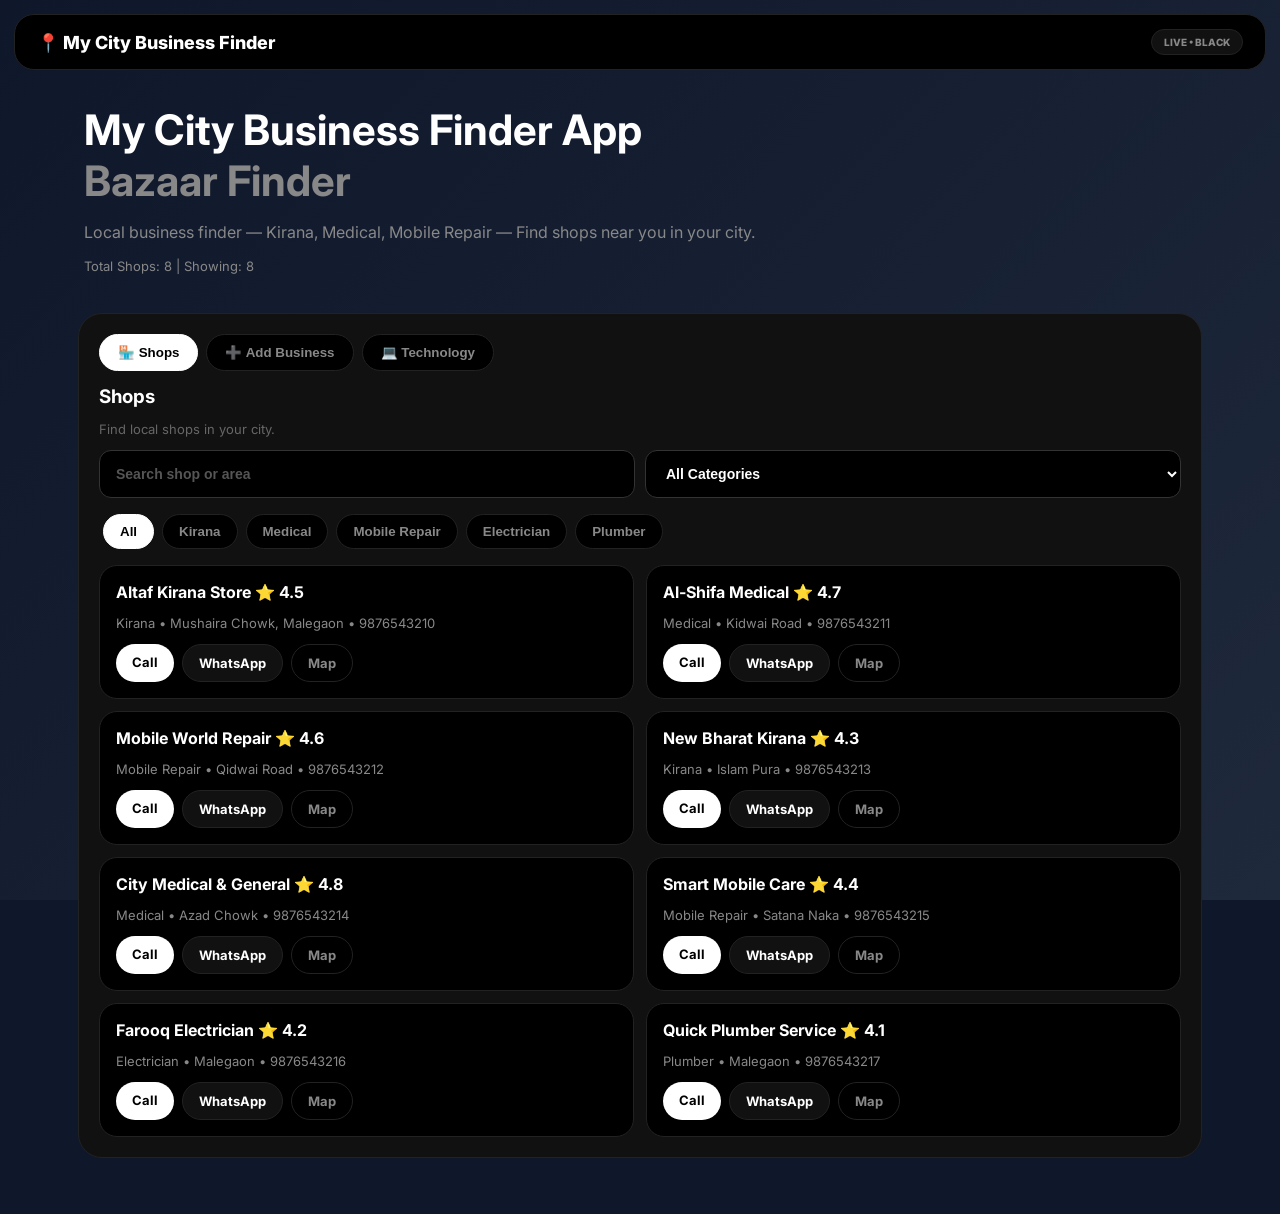
<file: index.html>
<!DOCTYPE html>
<html lang="en">
<head><style>
@font-face {
  font-family: "Optimistic";
  font-style: normal;
  font-weight: 400 600;
  font-display: swap;
  src: url("/fonts/OptimisticAI_VF_Optimized.woff2") format("woff2");
}
@font-face {
  font-family: "Optimistic Mono";
  font-style: normal;
  font-weight: 400;
  font-display: swap;
  src: url("/fonts/OptimisticMono_W_TextRegular.woff2") format("woff2");
}
:where(html) {
  font-family: "Optimistic", system-ui, sans-serif;
}
:where(code, pre, kbd, samp) {
  font-family: "Optimistic Mono", ui-monospace, monospace;
}
</style>
<meta charset="utf-8"><meta name="viewport" content="width=device-width,initial-scale=1">
<title>My City Business Finder App — Local Business Finder</title>
<style>
@import url('https://fonts.googleapis.com/css2?family=Inter:wght@400;600;800&display=swap');
*{box-sizing:border-box}
body{margin:0;font-family:Inter,system-ui;background:#0F172A;min-height:100vh;color:#fff}
.bg{position:fixed;inset:0;z-index:0;background:linear-gradient(135deg,#0F172A 0%,#1E293B 100%)}
.nav{position:relative;z-index:10;display:flex;justify-content:space-between;align-items:center;padding:14px 22px;margin:14px;border-radius:20px;background:#000;border:1px solid #222}
.logo{font-weight:800;font-size:18px;color:#fff}.logo span{color:#fff}
.badge{font-size:10px;padding:6px 12px;border-radius:999px;background:#111;border:1px solid #222;font-weight:800;color:#888}
.hero{position:relative;z-index:10;max-width:1160px;margin:0 auto;padding:10px 24px}
.hero h1{font-size:42px;margin:10px 0;color:#fff}.hero h1 span{color:#888}
.hero p{color:#888}
.wrap{position:relative;z-index:10;max-width:1160px;margin:0 auto;padding:0 18px 40px}
.glass{background:#111;border:1px solid #222;border-radius:24px;padding:20px;margin:16px 0}
.tabs{display:flex;gap:8px;flex-wrap:wrap}
.tab{border:1px solid #222;background:#000;padding:10px 18px;border-radius:999px;cursor:pointer;font-weight:700;color:#888}
.tab.active{background:#fff;color:#000;border-color:#fff}
.controls{display:flex;gap:10px;flex-wrap:wrap;margin:12px 0}
input,select{padding:14px 16px;border:1px solid #333;border-radius:12px;background:#000;color:#fff;font-size:14px;font-weight:600;flex:1;min-width:160px;outline:none}
.input-label{font-size:11px;font-weight:800;color:#fff;margin-bottom:6px;display:block}
input::placeholder{color:#555}
.chip{padding:9px 16px;border-radius:999px;background:#000;border:1px solid #222;margin:4px;cursor:pointer;font-weight:700;color:#888}
.chip.on{background:#fff;color:#000;border-color:#fff}
.grid{display:grid;grid-template-columns:1fr 1fr;gap:12px}
.shop{background:#000;border:1px solid #222;border-radius:18px;padding:16px}
.shop b{color:#fff}.shop p{color:#888;font-size:13px}
.btn{padding:10px 16px;border-radius:999px;font-weight:700;font-size:13px;border:0;cursor:pointer;text-decoration:none;display:inline-block}
.btn.call{background:#fff;color:#000}.btn.wa{background:#111;color:#fff;border:1px solid #222}.btn.map{background:#000;color:#888;border:1px solid #222}
.small{color:#666;font-size:13px}
.toast{position:fixed;bottom:20px;left:50%;transform:translateX(-50%);background:#fff;color:#000;padding:12px 22px;border-radius:999px;font-weight:700;display:none;z-index:99}
@media(max-width:700px){.grid{grid-template-columns:1fr}.hero h1{font-size:32px}}
</style>
</head>
<body>
<div class="bg"></div>
<div class="nav"><div class="logo">📍 My City <span>Business Finder</span></div><div class="badge">LIVE • BLACK</div></div>
<div class="hero"><h1>My City Business Finder App<br><span>Bazaar Finder</span></h1><p>Local business finder — Kirana, Medical, Mobile Repair — Find shops near you in your city.</p><p class="small" id="totalCount" style="color:#888">Total Shops: 8</p></div>
<div class="wrap">
<div class="glass">
<div class="tabs"><button class="tab active" id="tabShops" type="button">🏪 Shops</button><button class="tab" id="tabBusiness" type="button">➕ Add Business</button><button class="tab" id="tabTech" type="button">💻 Technology</button></div>
<div id="panel-shops" style="margin-top:14px">
<h3 style="margin:0;color:#fff">Shops</h3><p class="small">Find local shops in your city.</p>
<div class="controls"><input id="searchInput" placeholder="Search shop or area"><select id="catSelect"><option value="All">All Categories</option><option>Kirana</option><option>Medical</option><option>Mobile Repair</option><option>Electrician</option><option>Plumber</option></select></div>
<div id="chipBox"><button class="chip on" data-cat="All" type="button">All</button><button class="chip" data-cat="Kirana" type="button">Kirana</button><button class="chip" data-cat="Medical" type="button">Medical</button><button class="chip" data-cat="Mobile Repair" type="button">Mobile Repair</button><button class="chip" data-cat="Electrician" type="button">Electrician</button><button class="chip" data-cat="Plumber" type="button">Plumber</button></div>
<div class="grid" id="shopList" style="margin-top:12px"></div>
</div>
<div id="panel-business" style="display:none;margin-top:14px">
<h3 style="margin:0;color:#fff">Add Business</h3><p class="small">Add your business to My City Business Finder App directory.</p>
<div style="display:grid;grid-template-columns:1fr 1fr;gap:14px;margin-top:14px">
<div><label class="input-label">BUSINESS NAME *</label><input id="bName" placeholder="e.g. Altaf Kirana Store" style="width:100%"></div>
<div><label class="input-label">CATEGORY *</label><select id="bCat" style="width:100%"><option value="">Select Category</option><option>Kirana</option><option>Medical</option><option>Mobile Repair</option><option>Electrician</option><option>Plumber</option><option>Tailor</option><option>Restaurants</option></select></div>
<div><label class="input-label">PHONE NUMBER *</label><input id="bPhone" placeholder="e.g. 9876543210" style="width:100%"></div>
<div><label class="input-label">AREA / LOCATION *</label><input id="bArea" placeholder="e.g. Mushaira Chowk, Malegaon" style="width:100%"></div>
</div>
<div class="controls" style="margin-top:18px"><button class="btn call" id="addBtn" type="button" style="padding:13px 26px">➕ Add Business</button><span id="addMsg" style="font-size:13px;font-weight:700;margin-left:10px;color:#fff"></span></div>
</div>
<div id="panel-tech" style="display:none;margin-top:14px"><h3 style="margin:0;color:#fff">About</h3><p class="small">My City Business Finder App — Built with HTML, CSS, JavaScript — Black Premium UI, and local data.</p></div>
</div>
</div>
<div class="toast" id="toast">Done</div>
<script>
(function(){
var shops=[
{name:"Altaf Kirana Store",cat:"Kirana",area:"Mushaira Chowk, Malegaon",phone:"9876543210",rating:"4.5"},
{name:"Al-Shifa Medical",cat:"Medical",area:"Kidwai Road",phone:"9876543211",rating:"4.7"},
{name:"Mobile World Repair",cat:"Mobile Repair",area:"Qidwai Road",phone:"9876543212",rating:"4.6"},
{name:"New Bharat Kirana",cat:"Kirana",area:"Islam Pura",phone:"9876543213",rating:"4.3"},
{name:"City Medical & General",cat:"Medical",area:"Azad Chowk",phone:"9876543214",rating:"4.8"},
{name:"Smart Mobile Care",cat:"Mobile Repair",area:"Satana Naka",phone:"9876543215",rating:"4.4"},
{name:"Farooq Electrician",cat:"Electrician",area:"Malegaon",phone:"9876543216",rating:"4.2"},
{name:"Quick Plumber Service",cat:"Plumber",area:"Malegaon",phone:"9876543217",rating:"4.1"}
];
var curCat="All";
function toast(m){var t=document.getElementById("toast");t.textContent=m;t.style.display="block";setTimeout(function(){t.style.display="none"},2500)}
function render(){
 var q=document.getElementById("searchInput").value.toLowerCase();
 var sel=document.getElementById("catSelect").value;
 var list=document.getElementById("shopList");
 var f=shops.filter(function(s){return (!q||s.name.toLowerCase().indexOf(q)!==-1||s.area.toLowerCase().indexOf(q)!==-1)&&(curCat==="All"||s.cat===curCat)&&(sel==="All"||s.cat===sel);});
 document.getElementById("totalCount").textContent="Total Shops: "+shops.length+" | Showing: "+f.length;
 if(!f.length){list.innerHTML="<p class='small'>No shops found.</p>";return;}
 list.innerHTML=f.map(function(s){return '<div class="shop"><b>'+s.name+' ⭐ '+s.rating+'</b><p>'+s.cat+' • '+s.area+' • '+s.phone+'</p><div style="display:flex;gap:8px;flex-wrap:wrap;margin-top:10px"><a class="btn call" href="tel:'+s.phone+'">Call</a><a class="btn wa" href="https://wa.me/91'+s.phone+'" target="_blank">WhatsApp</a><a class="btn map" href="https://www.google.com/maps/search/'+encodeURIComponent(s.name+' '+s.area)+'" target="_blank">Map</a></div></div>'}).join('');
}
function switchTab(t){
 document.getElementById("tabShops").classList.toggle("active",t==="shops");
 document.getElementById("tabBusiness").classList.toggle("active",t==="business");
 document.getElementById("tabTech").classList.toggle("active",t==="tech");
 document.getElementById("panel-shops").style.display=t==="shops"?"block":"none";
 document.getElementById("panel-business").style.display=t==="business"?"block":"none";
 document.getElementById("panel-tech").style.display=t==="tech"?"block":"none";
}
document.getElementById("tabShops").addEventListener("click",function(){switchTab("shops")});
document.getElementById("tabBusiness").addEventListener("click",function(){switchTab("business")});
document.getElementById("tabTech").addEventListener("click",function(){switchTab("tech")});
document.getElementById("searchInput").addEventListener("input",render);
document.getElementById("catSelect").addEventListener("change",function(){curCat=this.value;document.querySelectorAll("#chipBox .chip").forEach(function(c){c.classList.toggle("on",c.getAttribute("data-cat")===curCat)});render();});
document.querySelectorAll("#chipBox .chip").forEach(function(ch){ch.addEventListener("click",function(){curCat=ch.getAttribute("data-cat");document.getElementById("catSelect").value=curCat;document.querySelectorAll("#chipBox .chip").forEach(function(c){c.classList.remove("on")});ch.classList.add("on");render();})});
document.getElementById("addBtn").addEventListener("click",function(){
 var name=document.getElementById("bName").value.trim();
 var cat=document.getElementById("bCat").value.trim();
 var phone=document.getElementById("bPhone").value.trim()||"9876543210";
 var area=document.getElementById("bArea").value.trim()||"Malegaon";
 if(!name||!cat){document.getElementById("addMsg").textContent="Enter Name & Category";toast("Enter Name & Category");return;}
 shops.unshift({name:name,cat:cat,area:area,phone:phone,rating:"5.0"});
 document.getElementById("bName").value="";document.getElementById("bCat").value="";document.getElementById("bPhone").value="";document.getElementById("bArea").value="";
 document.getElementById("addMsg").textContent="Added: "+name;render();toast("Shop Added: "+name);setTimeout(function(){switchTab("shops")},700);
});
render();
})();
</script>
<script>(function(){var loc=location.href.replace(/#.*$/,"");var ATTR_NAMES=["data-product-id","data-productid","data-product_id","product-id","productid","product_id","data-source-entity-id","source-entity-id","source_entity_id","data-product","data-metadata","data-meta"];var DATASET_KEYS=["productId","productid","product_id","sourceEntityId","sourceentityid","source_entity_id","product","metadata","meta"];function readProductId(value){if(typeof value!=="string"||value.length===0)return null;if(/^[0-9]{6,}$/.test(value))return value;var match=value.match(/(?:product(?:_|-)?id|source(?:_|-)?entity(?:_|-)?id)["'=:\s]+([0-9]{6,})/i);return match?match[1]:null}function extractProductId(start){for(var node=start;node&&node!==document.body;node=node.parentElement){for(var i=0;i<ATTR_NAMES.length;i++){var attrValue=node.getAttribute&&node.getAttribute(ATTR_NAMES[i]);var attrProductId=readProductId(attrValue);if(attrProductId)return attrProductId}var dataset=node.dataset||null;if(dataset){for(var j=0;j<DATASET_KEYS.length;j++){var dataValue=dataset[DATASET_KEYS[j]];var dataProductId=readProductId(dataValue);if(dataProductId)return dataProductId}}}return null}function isInlineMediaSlotElement(node){return !!(node&&node.getAttribute&&node.getAttribute("data-clippy-inline-media-slot")!==null)}function findInlineMediaSlot(start){for(var node=start;node&&node!==document.body;node=node.parentElement){if(isInlineMediaSlotElement(node))return node}return null}function readInlineMediaUrl(node){if(!node)return null;return node.getAttribute&&((node.getAttribute("data-clippy-inline-media-url")||node.getAttribute("data-url")||node.getAttribute("data_url")))||node.href||null}function stripHash(url){return String(url).replace(/#.*$/,"")}function urlsMatch(a,b){if(!a||!b)return false;try{return stripHash(new URL(a,loc).href)===stripHash(new URL(b,loc).href)}catch(_){return stripHash(a)===stripHash(b)}}function isFirstPartyReelUrl(value){try{var url=new URL(value,loc);if(url.protocol!=="https:")return false;var host=url.hostname.toLowerCase();var supported=host==="instagram.com"||host.endsWith(".instagram.com")||host==="facebook.com"||host.endsWith(".facebook.com");return supported&&/\/reels?\//i.test(url.pathname)}catch(_){return false}}function isInlineMediaUrlClick(node,href){var slot=findInlineMediaSlot(node);if(!slot)return false;var slotUrl=readInlineMediaUrl(slot);if(slotUrl)return urlsMatch(href,slotUrl);return isFirstPartyReelUrl(href)}function findDataHref(start){for(var node=start;node&&node!==document.body;node=node.parentElement){if(node.getAttribute){var href=node.getAttribute("data-href")||node.getAttribute("data-url");if(href)return{href:href,node:node}}}return null}var nativeOpen=window.open;window.open=function(url){if(parent!==window&&typeof url==="string"&&/^https?:\/\//.test(url)){parent.postMessage({type:"ecto:usercontent-link-click",href:url},"*");return null}return nativeOpen?nativeOpen.apply(window,arguments):null};document.addEventListener("click",function(e){var target=e.target instanceof Element?e.target:null;if(!target)return;if(parent===window)return;var a=target.closest?target.closest("a[href]"):null;if(a&&a.href&&/^https?:\/\//.test(a.href)&&a.href.replace(/#.*$/,"")!==loc){if(isInlineMediaUrlClick(a,a.href))return;var productId=extractProductId(target)||extractProductId(a);if(productId){e.preventDefault();parent.postMessage({type:"ecto-artifact-link-click",productId:productId},"*");return}e.preventDefault();parent.postMessage({type:"ecto:usercontent-link-click",href:a.href},"*");return}var dataHref=findDataHref(target);if(dataHref&&/^https?:\/\//.test(dataHref.href)&&dataHref.href.replace(/#.*$/,"")!==loc){if(isInlineMediaUrlClick(dataHref.node,dataHref.href))return;e.preventDefault();parent.postMessage({type:"ecto:usercontent-link-click",href:dataHref.href},"*")}},true)})();</script><script>(function(){var FOCUS_TYPE="ecto:artifact-focus-request";var CLOSE_TYPE="ecto:artifact-close-request";function focusArtifactDocument(){var body=document.body;if(!body)return;try{window.focus();}catch(e){}if(!body.hasAttribute("tabindex"))body.setAttribute("tabindex","-1");try{body.focus({preventScroll:true});}catch(e){try{body.focus();}catch(e2){}}}window.addEventListener("message",function(event){if(event.source!==window.parent)return;var data=event.data;if(!data||typeof data!=="object"||data.type!==FOCUS_TYPE)return;if(document.readyState==="loading"){document.addEventListener("DOMContentLoaded",focusArtifactDocument,{once:true});return;}focusArtifactDocument();});window.addEventListener("keydown",function(event){if(event.key!=="Escape")return;window.setTimeout(function(){if(event.defaultPrevented)return;window.parent.postMessage({type:CLOSE_TYPE},"*");},0);});})();</script></body>
</html>
</file>
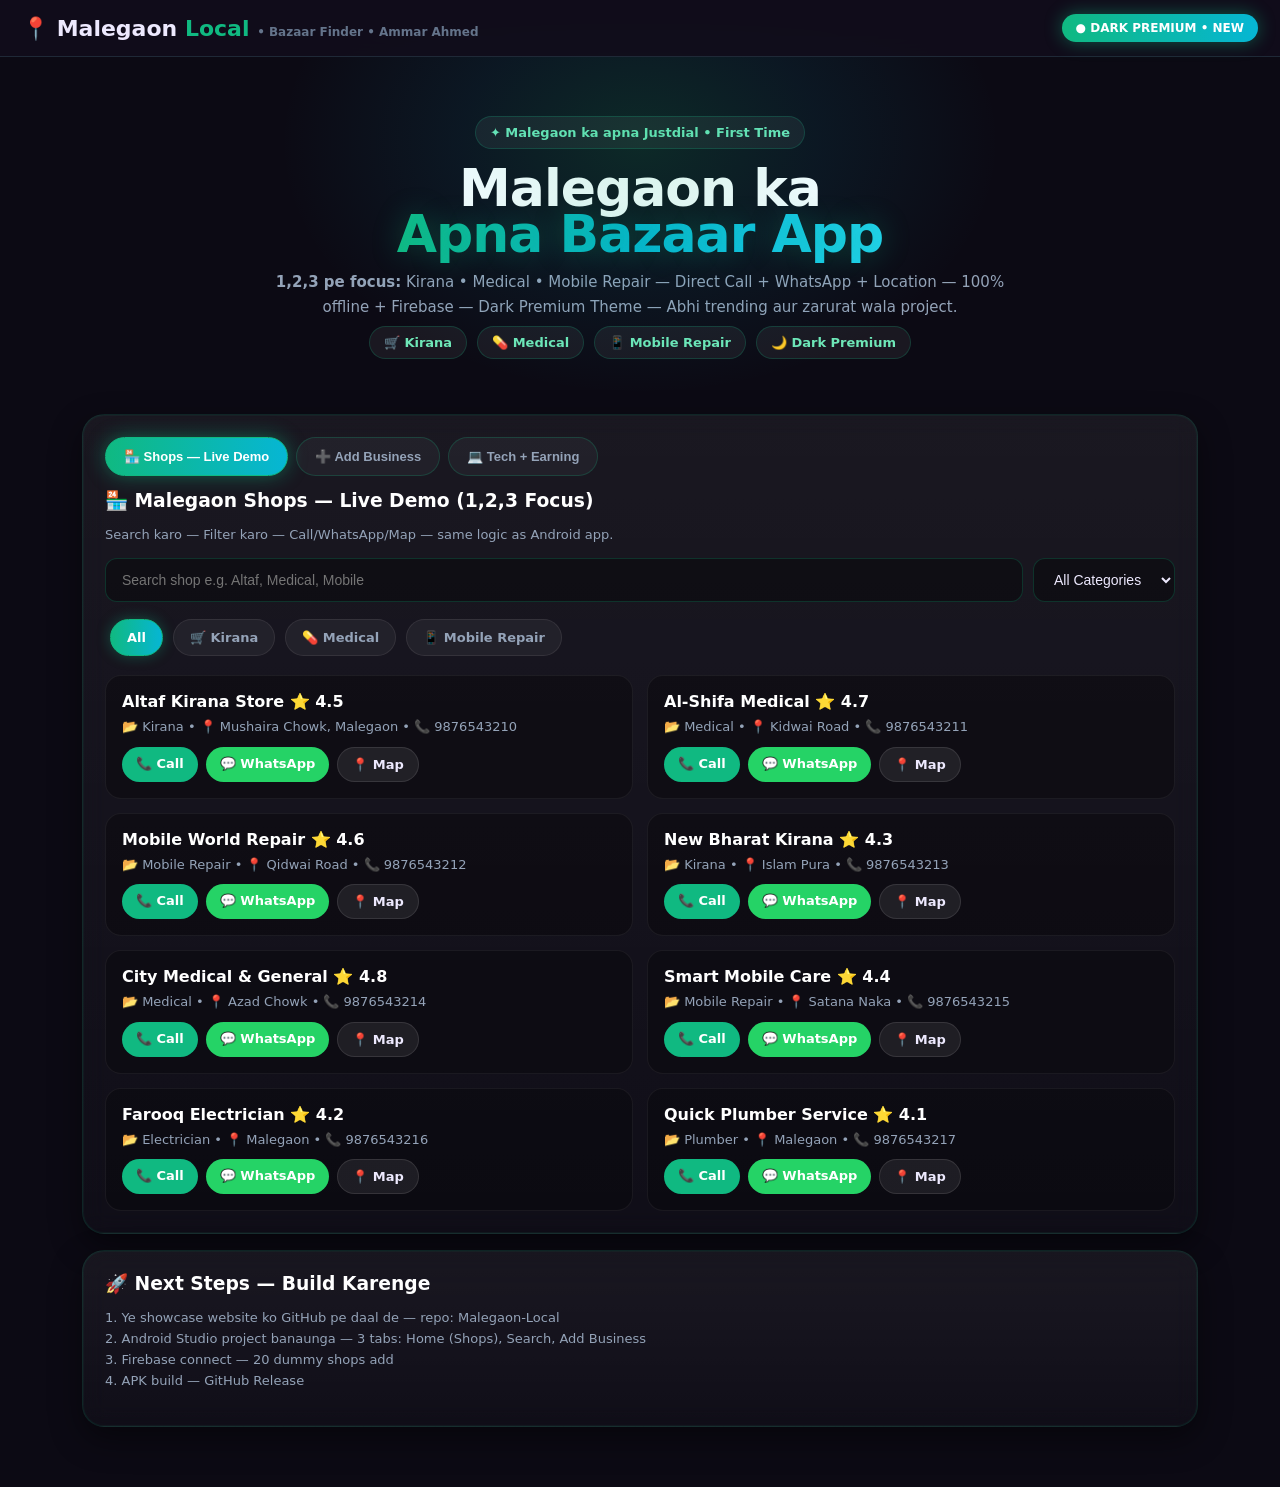
<file: Malegaon-Local-Full.html>
<!DOCTYPE html>
<html lang="en">
<head>
<meta charset="utf-8"><meta name="viewport" content="width=device-width,initial-scale=1">
<title>Malegaon Local - Bazaar Finder | Ammar Ahmed</title>
<style>
*{box-sizing:border-box}body{margin:0;font-family:Inter,system-ui,Segoe UI,Roboto,Arial;background:#0C0A14;color:#EDE9FE;overflow-x:hidden}
.nav{display:flex;justify-content:space-between;align-items:center;padding:14px 22px;background:rgba(18,14,28,.92);backdrop-filter:blur(16px);position:sticky;top:0;z-index:10;border-bottom:1px solid #1F2937}
.logo{font-weight:900;font-size:22px}.logo span{color:#10B981}.live{background:linear-gradient(90deg,#10B981,#06B6D4);color:#fff;padding:7px 14px;border-radius:999px;font-size:12px;font-weight:900;box-shadow:0 0 18px rgba(16,185,129,.45)}
.hero{max-width:1160px;margin:0 auto;padding:54px 22px 18px;text-align:center;position:relative}
.hero:before{content:'';position:absolute;top:-20px;left:50%;transform:translateX(-50%);width:800px;height:420px;background:radial-gradient(45% 60% at 50% 25%,rgba(16,185,129,.18),rgba(6,182,212,.08),rgba(0,0,0,0));pointer-events:none}
.hero h1{font-size:52px;line-height:.88;margin:12px 0;font-weight:900;letter-spacing:-1px;color:#fff}.hero h1 span{background:linear-gradient(90deg,#10B981,#06B6D4,#22D3EE);-webkit-background-clip:text;background-clip:text;color:transparent;text-shadow:0 0 30px rgba(16,185,129,.3)}
.hero p{color:#94A3B8;max-width:740px;margin:0 auto;line-height:1.7;font-size:15px}
.pill{display:inline-block;background:rgba(255,255,255,.06);border:1px solid rgba(16,185,129,.22);padding:8px 14px;border-radius:999px;margin:5px;font-size:13px;font-weight:700;color:#6EE7B7}
.wrap{max-width:1160px;margin:0 auto;padding:16px 22px 44px}
.card{background:linear-gradient(180deg,rgba(255,255,255,.06),rgba(255,255,255,.02));border:1px solid rgba(16,185,129,.14);border-radius:22px;padding:22px;margin:16px 0;box-shadow:0 12px 32px rgba(0,0,0,.45),0 0 0 1px rgba(16,185,129,.06) inset;backdrop-filter:blur(12px)}
.tabs{display:flex;flex-wrap:wrap;gap:8px;margin-bottom:14px}
.tab{border:1px solid rgba(16,185,129,.22);background:rgba(255,255,255,.04);padding:11px 18px;border-radius:999px;cursor:pointer;font-weight:800;font-size:13px;color:#94A3B8;transition:.25s}.tab:hover{box-shadow:0 0 16px rgba(16,185,129,.22);color:#fff}.tab.active{background:linear-gradient(90deg,#10B981,#06B6D4);color:#fff;border-color:#10B981;box-shadow:0 0 20px rgba(16,185,129,.45)}
.grid{display:grid;grid-template-columns:1fr 1fr;gap:14px}
.shop{background:rgba(0,0,0,.28);border:1px solid rgba(255,255,255,.06);border-radius:16px;padding:16px;transition:.2s}.shop:hover{transform:translateY(-2px);border-color:rgba(16,185,129,.22);box-shadow:0 8px 20px rgba(0,0,0,.35)}
.shop b{color:#fff;font-size:16px}.shop p{color:#94A3B8;font-size:13px;margin:6px 0;line-height:1.5}
.btns{display:flex;gap:8px;flex-wrap:wrap;margin-top:10px}
.btn{padding:9px 14px;border-radius:999px;font-weight:800;font-size:13px;border:0;cursor:pointer;text-decoration:none;display:inline-block}.btn.call{background:#10B981;color:#fff}.btn.wa{background:#25D366;color:#fff}.btn.map{background:rgba(255,255,255,.08);color:#EDE9FE;border:1px solid rgba(255,255,255,.1)}
.controls{display:flex;gap:10px;flex-wrap:wrap;margin:12px 0}
input,select{padding:12px 16px;border:1px solid rgba(16,185,129,.22);border-radius:12px;background:rgba(0,0,0,.35);color:#EDE9FE;font-size:14px}
.chip{display:inline-block;padding:10px 16px;border-radius:999px;background:rgba(255,255,255,.05);border:1px solid rgba(255,255,255,.08);margin:5px;cursor:pointer;font-weight:700;font-size:13px;color:#94A3B8}.chip.on{background:linear-gradient(90deg,#10B981,#06B6D4);color:#fff;border-color:#10B981;box-shadow:0 0 14px rgba(16,185,129,.35)}
.bar{height:10px;background:rgba(255,255,255,.08);border-radius:999px;overflow:hidden}.bar i{display:block;height:100%;background:linear-gradient(90deg,#10B981,#06B6D4)}
.small{color:#94A3B8;font-size:13px;line-height:1.6}
@media(max-width:780px){.hero h1{font-size:34px}.grid{grid-template-columns:1fr}}
</style>
</head>
<body>
<div class="nav"><div class="logo">📍 Malegaon <span>Local</span> <span style="font-size:12px;color:#64748B;font-weight:600">• Bazaar Finder • Ammar Ahmed</span></div><div class="live">● DARK PREMIUM • NEW</div></div>
<div class="hero"><div class="pill">✦ Malegaon ka apna Justdial • First Time</div><h1>Malegaon ka<br><span>Apna Bazaar App</span></h1><p><b>1,2,3 pe focus:</b> Kirana • Medical • Mobile Repair — Direct Call + WhatsApp + Location — 100% offline + Firebase — Dark Premium Theme — Abhi trending aur zarurat wala project.</p><div><span class="pill">🛒 Kirana</span><span class="pill">💊 Medical</span><span class="pill">📱 Mobile Repair</span><span class="pill">🌙 Dark Premium</span></div></div>
<div class="wrap">
<div class="card">
<div class="tabs"><button class="tab active" data-tab="shops" type="button">🏪 Shops — Live Demo</button><button class="tab" data-tab="add" type="button">➕ Add Business</button><button class="tab" data-tab="tech" type="button">💻 Tech + Earning</button></div>

<div id="panel-shops" style="display:block">
<h3 style="margin:0;color:#fff">🏪 Malegaon Shops — Live Demo (1,2,3 Focus)</h3><p class="small">Search karo — Filter karo — Call/WhatsApp/Map — same logic as Android app.</p>
<div class="controls"><input id="search" placeholder="Search shop e.g. Altaf, Medical, Mobile" style="flex:1;min-width:220px"><select id="catFilter"><option value="All">All Categories</option><option>Kirana</option><option>Medical</option><option>Mobile Repair</option><option>Electrician</option><option>Plumber</option><option>Tailor</option><option>Restaurants</option><option>Coaching</option></select></div>
<div id="chips"><span class="chip on" onclick="filterCat('All',this)">All</span><span class="chip" onclick="filterCat('Kirana',this)">🛒 Kirana</span><span class="chip" onclick="filterCat('Medical',this)">💊 Medical</span><span class="chip" onclick="filterCat('Mobile Repair',this)">📱 Mobile Repair</span></div>
<div class="grid" id="shopList" style="margin-top:14px"></div>
</div>

<div id="panel-add" style="display:none">
<h3 style="margin:0;color:#fff">➕ Add Business — Dukaan Wala Khud Add Karega</h3><p class="small">Option A + B dono: Tu shuru me 20-30 add karega, phir dukaan wale khud add karenge.</p>
<div class="controls"><input id="bName" placeholder="Shop Name"><input id="bCat" placeholder="Category: Kirana/Medical/Mobile Repair"><input id="bPhone" placeholder="Phone"><input id="bArea" placeholder="Area e.g. Mushaira Chowk"></div>
<div class="controls"><button class="btn call" onclick="addBusiness()" type="button">➕ Add Shop (Demo)</button></div>
<div class="card" style="background:rgba(16,185,129,.08);border-color:rgba(16,185,129,.22)"><b style="color:#6EE7B7">How Firebase Works?</b><p class="small">Android me: Firebase Firestore me document add hoga — name, category, phone, area, lat/lng, rating. Offline Room me bhi save — bina internet ke bhi list dikhegi. Dukaan wale login karke edit kar sakte hai.</p></div>
</div>

<div id="panel-tech" style="display:none">
<h3 style="margin:0;color:#fff">💻 Tech + Earning — Professional</h3>
<div class="grid" style="margin-top:12px">
<div class="shop"><b>📱 Kotlin + XML</b><p>Android app — same as Expense Tracker & Todo — 58% Kotlin, 18% Java, 16% XML.</p><div class="bar" style="margin-top:8px"><i style="width:58%"></i></div></div>
<div class="shop"><b>🔥 Firebase</b><p>Firestore — shops collection — free — real time — shop add/edit/delete.</p></div>
<div class="shop"><b>🗄️ Room + Offline</b><p>Room DB — bina internet ke bhi Malegaon shops dikhenge.</p></div>
<div class="shop"><b>📍 Maps + Call + WhatsApp</b><p>Intent.ACTION_VIEW for map, ACTION_DIAL for call, WhatsApp API.</p></div>
<div class="shop"><b>💰 Earning Plan</b><p>Phase 1: Free — 20 shops. Phase 2: Premium Listing ₹199/month — top pe dikhega + Verified badge.</p></div>
<div class="shop"><b>🌙 Dark Premium CSS</b><p>Same as Todo — #0C0A14 bg, #10B981 neon, blur, glass cards, high visibility black/purple buttons.</p></div>
</div>
</div>

</div>
<div class="card"><h3 style="margin:0;color:#fff">🚀 Next Steps — Build Karenge</h3><p class="small">1. Ye showcase website ko GitHub pe daal de — repo: Malegaon-Local<br>2. Android Studio project banaunga — 3 tabs: Home (Shops), Search, Add Business<br>3. Firebase connect — 20 dummy shops add<br>4. APK build — GitHub Release</p></div>
</div>
<script>
var shops=[
{name:"Altaf Kirana Store",cat:"Kirana",area:"Mushaira Chowk, Malegaon",phone:"9876543210",rating:"4.5"},
{name:"Al-Shifa Medical",cat:"Medical",area:"Kidwai Road",phone:"9876543211",rating:"4.7"},
{name:"Mobile World Repair",cat:"Mobile Repair",area:"Qidwai Road",phone:"9876543212",rating:"4.6"},
{name:"New Bharat Kirana",cat:"Kirana",area:"Islam Pura",phone:"9876543213",rating:"4.3"},
{name:"City Medical & General",cat:"Medical",area:"Azad Chowk",phone:"9876543214",rating:"4.8"},
{name:"Smart Mobile Care",cat:"Mobile Repair",area:"Satana Naka",phone:"9876543215",rating:"4.4"},
{name:"Farooq Electrician",cat:"Electrician",area:"Malegaon",phone:"9876543216",rating:"4.2"},
{name:"Quick Plumber Service",cat:"Plumber",area:"Malegaon",phone:"9876543217",rating:"4.1"}
];
var curCat='All';
function render(){var q=document.getElementById('search').value.toLowerCase();var catSel=document.getElementById('catFilter').value;var list=document.getElementById('shopList');var filtered=shops.filter(function(s){var matchQ=!q||s.name.toLowerCase().includes(q)||s.area.toLowerCase().includes(q);var matchCat=curCat==='All'?true:s.cat===curCat;var matchSel=catSel==='All'?true:s.cat===catSel;return matchQ&&matchCat&&matchSel});if(!filtered.length){list.innerHTML='<p class="small">No shops found.</p>';return}list.innerHTML=filtered.map(function(s){return '<div class="shop"><b>'+s.name+' ⭐ '+s.rating+'</b><p>📂 '+s.cat+' • 📍 '+s.area+' • 📞 '+s.phone+'</p><div class="btns"><a class="btn call" href="tel:'+s.phone+'">📞 Call</a><a class="btn wa" href="https://wa.me/91'+s.phone+'" target="_blank">💬 WhatsApp</a><a class="btn map" href="https://www.google.com/maps/search/'+encodeURIComponent(s.name+' '+s.area)+'" target="_blank">📍 Map</a></div></div>'}).join('')}
function filterCat(c,el){curCat=c;document.querySelectorAll('#chips .chip').forEach(function(ch){ch.classList.remove('on')});if(el)el.classList.add('on');render()}
function addBusiness(){var n=document.getElementById('bName').value.trim();var cat=document.getElementById('bCat').value.trim()||'Kirana';var ph=document.getElementById('bPhone').value.trim()||'9876543210';var area=document.getElementById('bArea').value.trim()||'Malegaon';if(!n){alert('Shop name daalo');return}shops.unshift({name:n,cat:cat,area:area,phone:ph,rating:"5.0 New"});document.getElementById('bName').value='';document.getElementById('bCat').value='';document.getElementById('bPhone').value='';document.getElementById('bArea').value='';curCat='All';document.getElementById('catFilter').value='All';document.querySelectorAll('#chips .chip').forEach(function(ch){ch.classList.remove('on')});document.querySelectorAll('#chips .chip')[0].classList.add('on');render();alert('Shop added (demo) — Firebase me bhi add hoga Android me');}
document.getElementById('search').addEventListener('input',render);
document.getElementById('catFilter').addEventListener('change',render);
window.switchTab=function(tab){document.querySelectorAll('.tab').forEach(function(b){b.classList.toggle('active',b.getAttribute('data-tab')===tab)});document.querySelectorAll('[id^="panel-"]').forEach(function(el){el.style.display=(el.id==='panel-'+tab)?'block':'none'})};
document.querySelectorAll('.tab').forEach(function(btn){btn.addEventListener('click',function(){var t=btn.getAttribute('data-tab');if(t)window.switchTab(t)})});
render();
</script>
</body>
</html>
</file>
